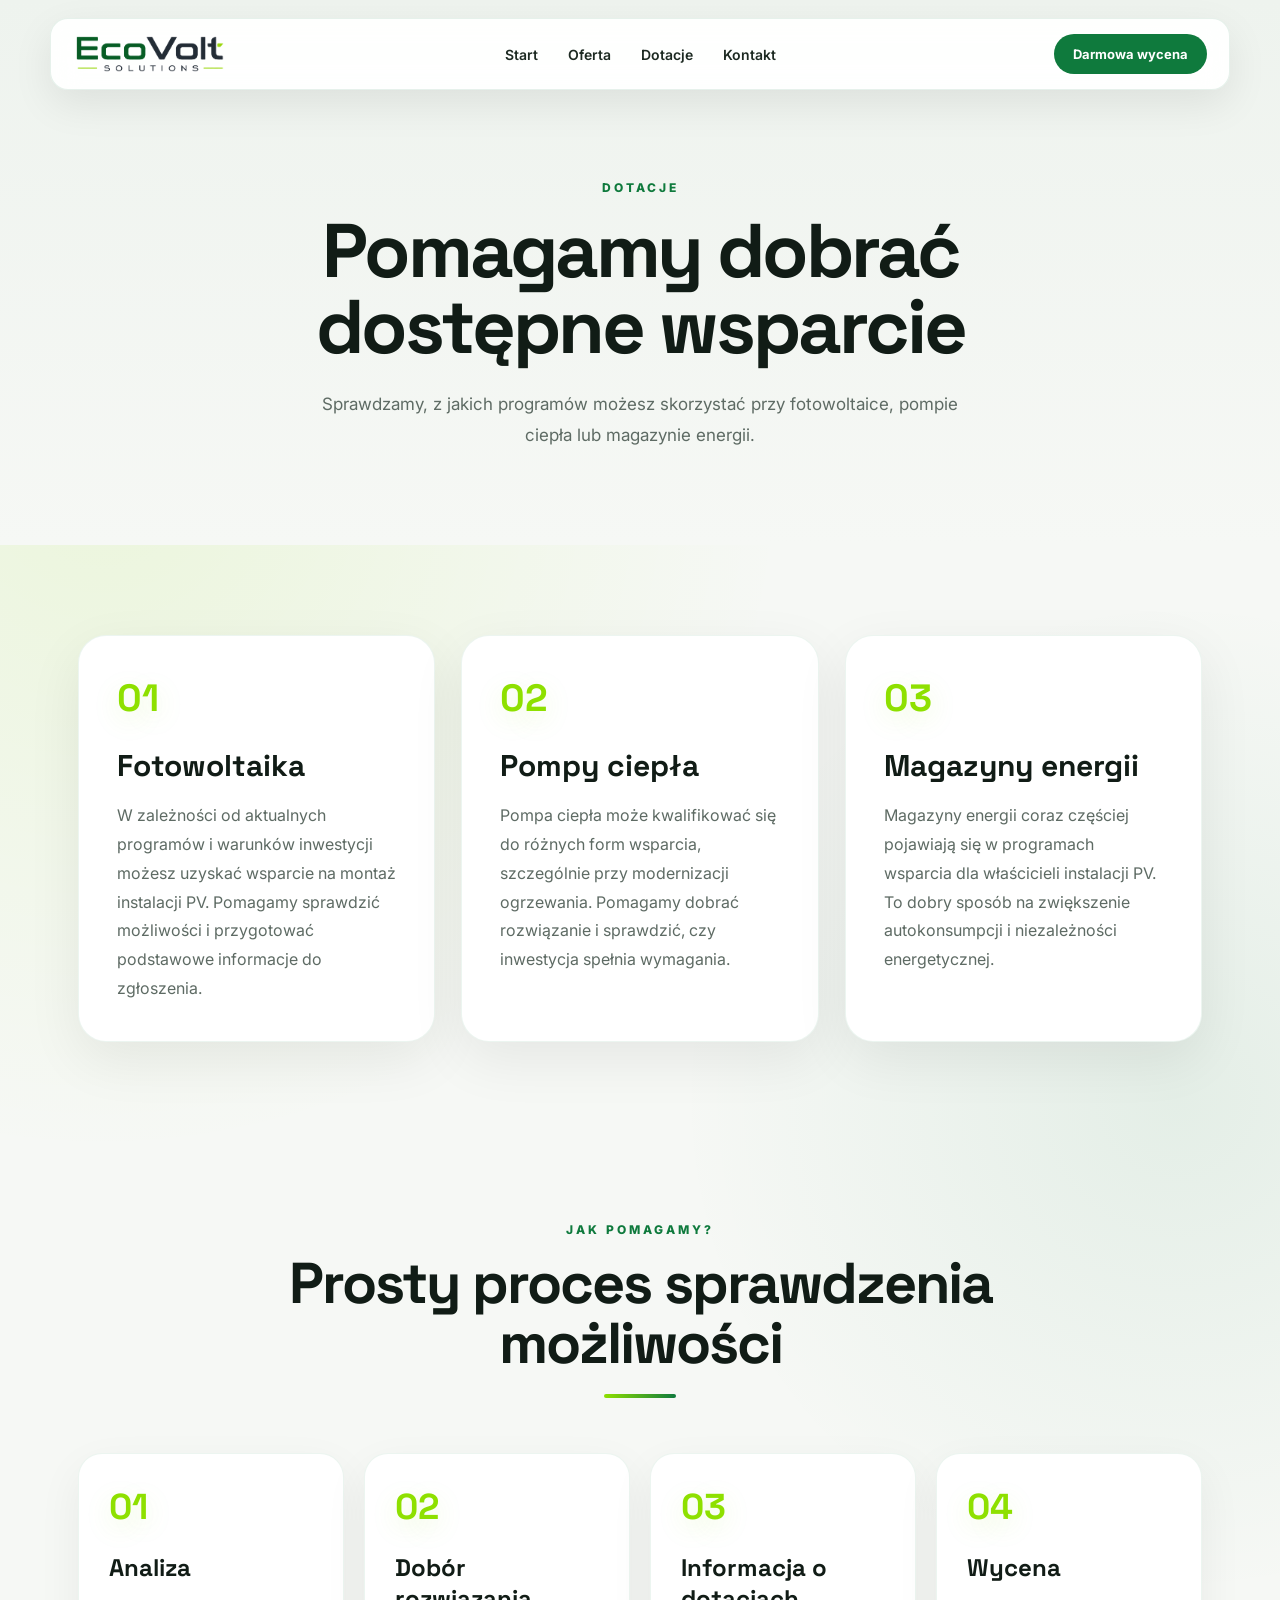
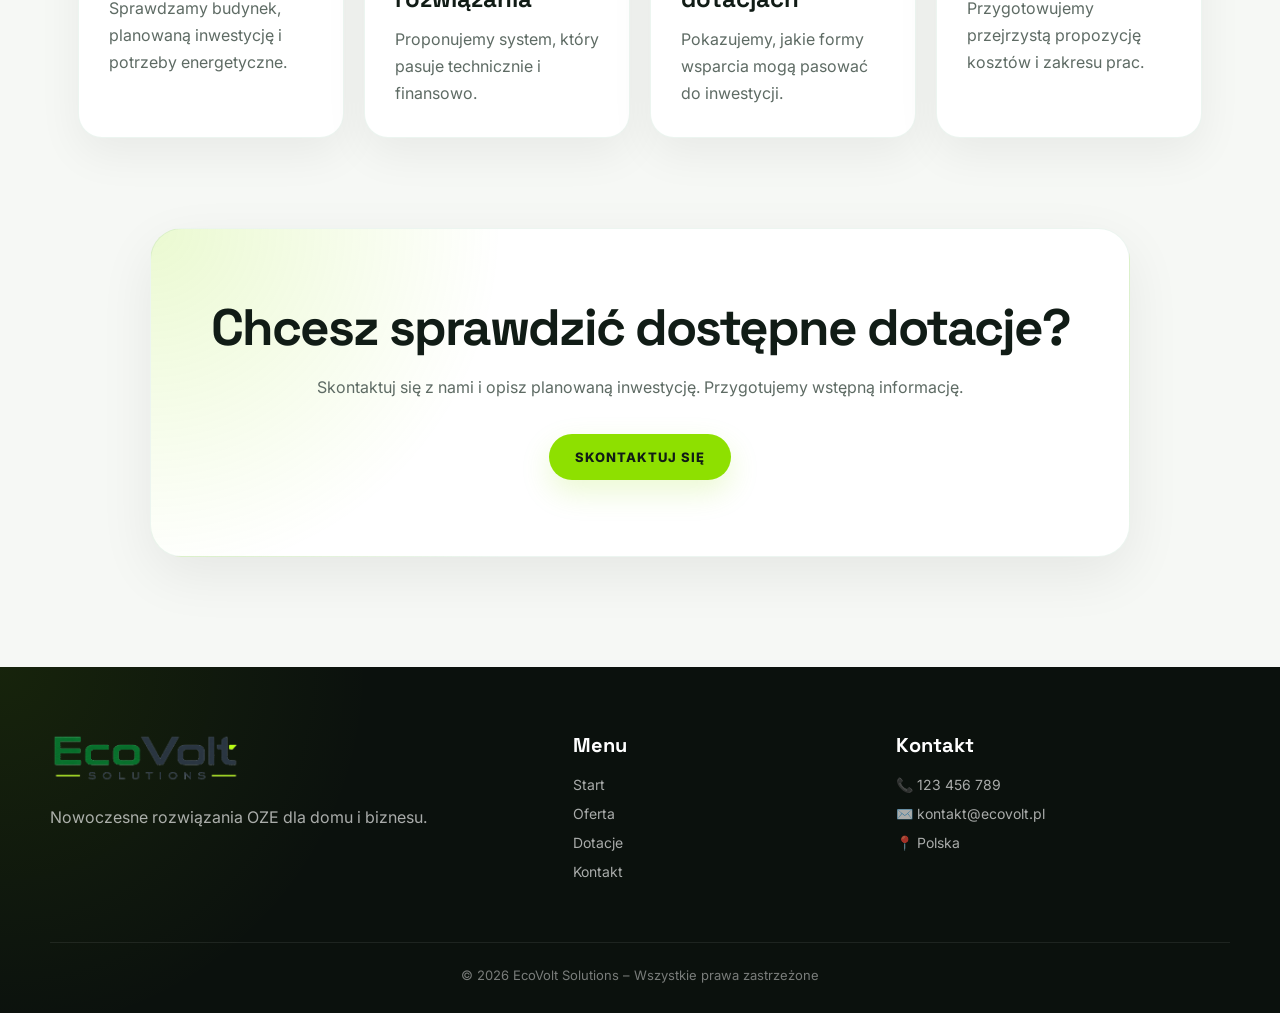
<file: dotacje.html>
<!DOCTYPE html>
<html lang="pl">
<head>
  <meta charset="UTF-8" />
  <meta name="viewport" content="width=device-width, initial-scale=1.0" />

  <title>Dotacje | EcoVolt Solutions</title>

  <link rel="preconnect" href="https://fonts.googleapis.com">
  <link rel="preconnect" href="https://fonts.gstatic.com" crossorigin>
  <link href="https://fonts.googleapis.com/css2?family=Inter:wght@300;400;500;600;700;800&family=Space+Grotesk:wght@400;500;600;700&display=swap" rel="stylesheet">

  <link rel="stylesheet" href="style.css" />
</head>

<body>

<header class="header">
  <div class="nav">
    <a href="index.html" class="logo">
      <img src="logo.png" alt="EcoVolt Solutions">
    </a>

    <nav class="menu">
      <a href="index.html">Start</a>
      <a href="oferta.html">Oferta</a>
      <a href="dotacje.html">Dotacje</a>
      <a href="kontakt.html">Kontakt</a>
    </nav>

    <a href="kontakt.html" class="nav-btn">Darmowa wycena</a>
  </div>
</header>

<section class="page-hero">
  <span>DOTACJE</span>
  <h1>Pomagamy dobrać dostępne wsparcie</h1>
  <p>
    Sprawdzamy, z jakich programów możesz skorzystać przy fotowoltaice,
    pompie ciepła lub magazynie energii.
  </p>
</section>

<section class="subpage-section">
  <div class="subpage-grid">

    <div class="info-card">
      <span>01</span>
      <h2>Fotowoltaika</h2>
      <p>
        W zależności od aktualnych programów i warunków inwestycji możesz uzyskać
        wsparcie na montaż instalacji PV. Pomagamy sprawdzić możliwości i przygotować
        podstawowe informacje do zgłoszenia.
      </p>
    </div>

    <div class="info-card">
      <span>02</span>
      <h2>Pompy ciepła</h2>
      <p>
        Pompa ciepła może kwalifikować się do różnych form wsparcia,
        szczególnie przy modernizacji ogrzewania. Pomagamy dobrać rozwiązanie
        i sprawdzić, czy inwestycja spełnia wymagania.
      </p>
    </div>

    <div class="info-card">
      <span>03</span>
      <h2>Magazyny energii</h2>
      <p>
        Magazyny energii coraz częściej pojawiają się w programach wsparcia
        dla właścicieli instalacji PV. To dobry sposób na zwiększenie autokonsumpcji
        i niezależności energetycznej.
      </p>
    </div>

  </div>
</section>

<section class="grant-process">
  <div class="section-title">
    <span>Jak pomagamy?</span>
    <h2>Prosty proces sprawdzenia możliwości</h2>
  </div>

  <div class="process-grid">
    <div class="process-card">
      <span>01</span>
      <h3>Analiza</h3>
      <p>Sprawdzamy budynek, planowaną inwestycję i potrzeby energetyczne.</p>
    </div>

    <div class="process-card">
      <span>02</span>
      <h3>Dobór rozwiązania</h3>
      <p>Proponujemy system, który pasuje technicznie i finansowo.</p>
    </div>

    <div class="process-card">
      <span>03</span>
      <h3>Informacja o dotacjach</h3>
      <p>Pokazujemy, jakie formy wsparcia mogą pasować do inwestycji.</p>
    </div>

    <div class="process-card">
      <span>04</span>
      <h3>Wycena</h3>
      <p>Przygotowujemy przejrzystą propozycję kosztów i zakresu prac.</p>
    </div>
  </div>
</section>

<section class="simple-cta">
  <h2>Chcesz sprawdzić dostępne dotacje?</h2>
  <p>
    Skontaktuj się z nami i opisz planowaną inwestycję. Przygotujemy wstępną informację.
  </p>
  <a href="kontakt.html" class="btn-primary">SKONTAKTUJ SIĘ</a>
</section>

<footer class="footer">
  <div class="footer-container">
    <div class="footer-brand">
      <img src="logo.png" alt="EcoVolt Solutions">
      <p>Nowoczesne rozwiązania OZE dla domu i biznesu.</p>
    </div>

    <div class="footer-col">
      <h4>Menu</h4>
      <a href="index.html">Start</a>
      <a href="oferta.html">Oferta</a>
      <a href="dotacje.html">Dotacje</a>
      <a href="kontakt.html">Kontakt</a>
    </div>

    <div class="footer-col">
      <h4>Kontakt</h4>
      <p>📞 123 456 789</p>
      <p>✉️ kontakt@ecovolt.pl</p>
      <p>📍 Polska</p>
    </div>
  </div>

  <div class="footer-bottom">
    © 2026 EcoVolt Solutions – Wszystkie prawa zastrzeżone
  </div>
</footer>

</body>
</html>
</file>
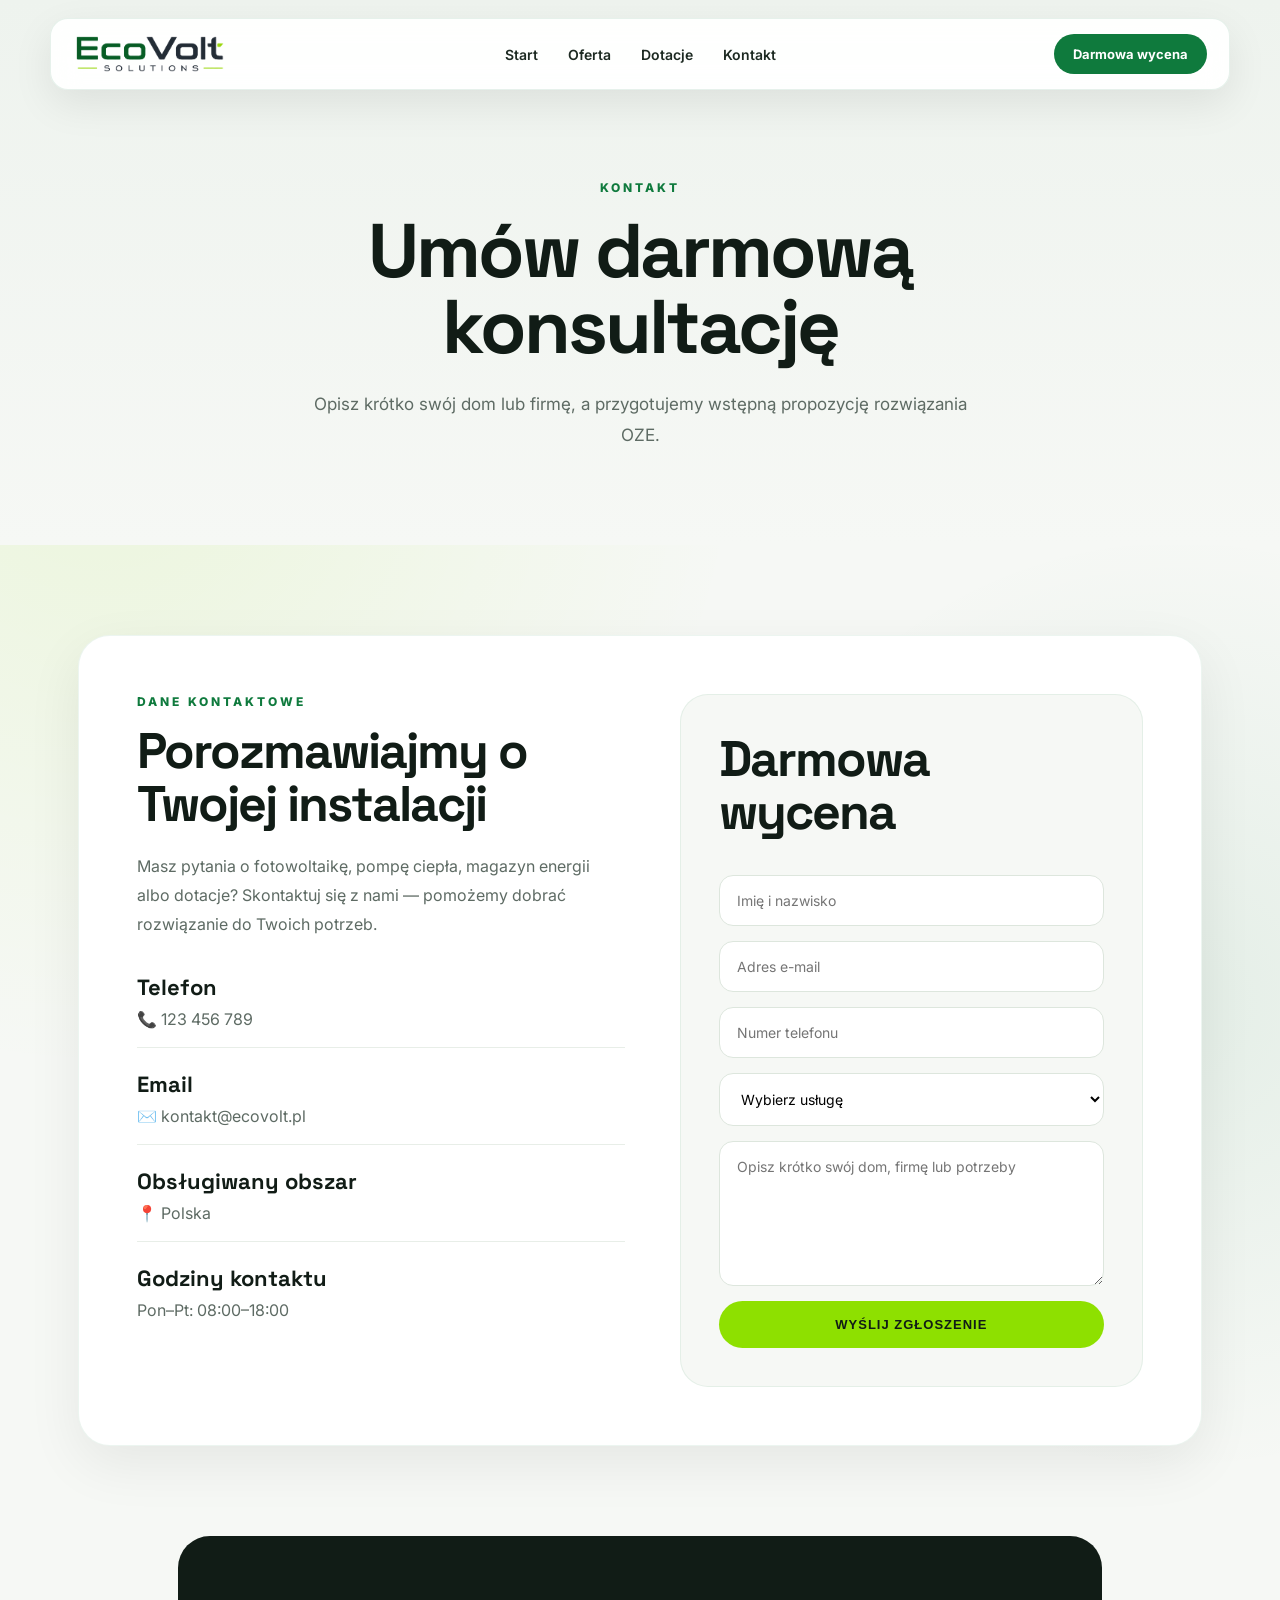
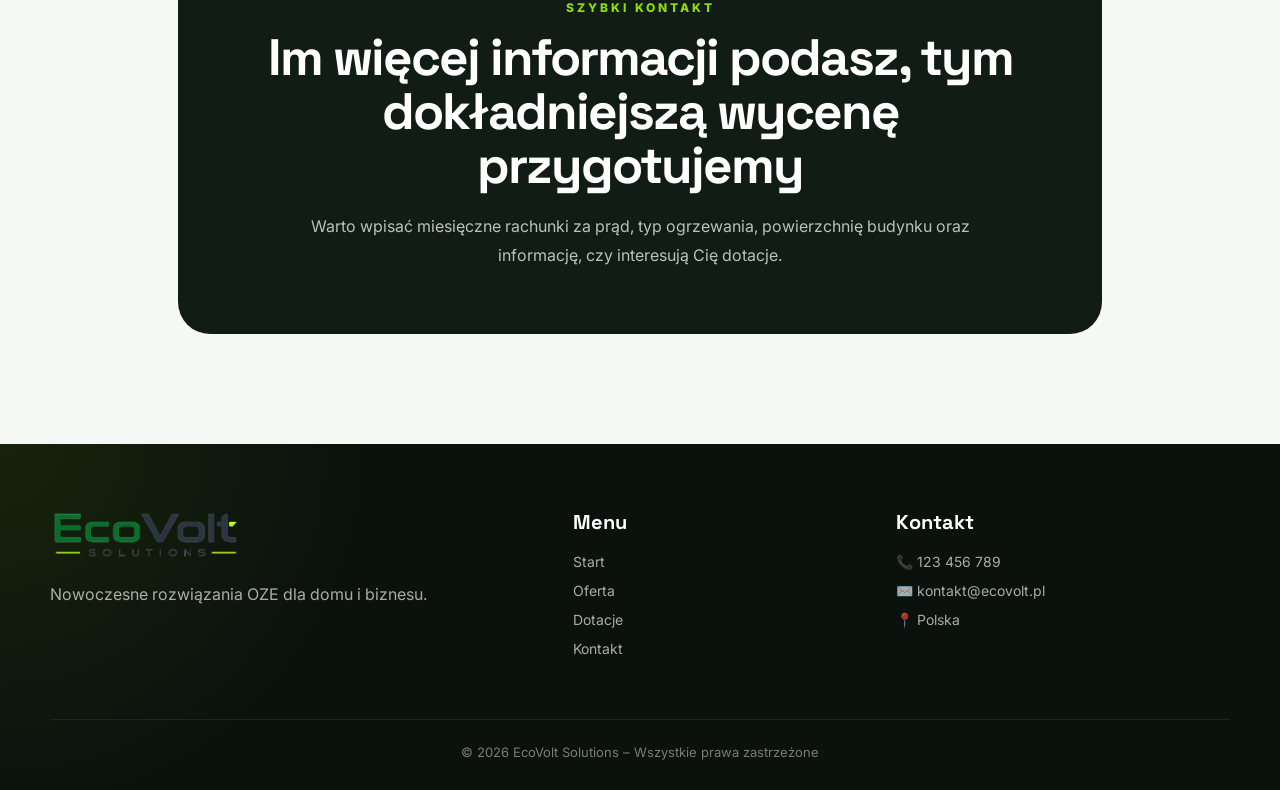
<file: kontakt.html>
<!DOCTYPE html>
<html lang="pl">
<head>
  <meta charset="UTF-8" />
  <meta name="viewport" content="width=device-width, initial-scale=1.0" />

  <title>Kontakt | EcoVolt Solutions</title>

  <link rel="preconnect" href="https://fonts.googleapis.com">
  <link rel="preconnect" href="https://fonts.gstatic.com" crossorigin>
  <link href="https://fonts.googleapis.com/css2?family=Inter:wght@300;400;500;600;700;800&family=Space+Grotesk:wght@400;500;600;700&display=swap" rel="stylesheet">

  <link rel="stylesheet" href="style.css" />
</head>

<body>

<header class="header">
  <div class="nav">
    <a href="index.html" class="logo">
      <img src="logo.png" alt="EcoVolt Solutions">
    </a>

    <nav class="menu">
      <a href="index.html">Start</a>
      <a href="oferta.html">Oferta</a>
      <a href="dotacje.html">Dotacje</a>
      <a href="kontakt.html">Kontakt</a>
    </nav>

    <a href="kontakt.html" class="nav-btn">Darmowa wycena</a>
  </div>
</header>

<section class="page-hero">
  <span>KONTAKT</span>
  <h1>Umów darmową konsultację</h1>
  <p>
    Opisz krótko swój dom lub firmę, a przygotujemy wstępną propozycję rozwiązania OZE.
  </p>
</section>

<section class="contact-page-section">

  <div class="contact-page-card">
    <div class="contact-info">
      <span>DANE KONTAKTOWE</span>
      <h2>Porozmawiajmy o Twojej instalacji</h2>

      <p>
        Masz pytania o fotowoltaikę, pompę ciepła, magazyn energii albo dotacje?
        Skontaktuj się z nami — pomożemy dobrać rozwiązanie do Twoich potrzeb.
      </p>

      <div class="contact-list">
        <div>
          <h3>Telefon</h3>
          <p>📞 123 456 789</p>
        </div>

        <div>
          <h3>Email</h3>
          <p>✉️ kontakt@ecovolt.pl</p>
        </div>

        <div>
          <h3>Obsługiwany obszar</h3>
          <p>📍 Polska</p>
        </div>

        <div>
          <h3>Godziny kontaktu</h3>
          <p>Pon–Pt: 08:00–18:00</p>
        </div>
      </div>
    </div>

    <form class="contact-form">
      <h2>Darmowa wycena</h2>

      <input type="text" placeholder="Imię i nazwisko">
      <input type="email" placeholder="Adres e-mail">
      <input type="tel" placeholder="Numer telefonu">

      <select>
        <option>Wybierz usługę</option>
        <option>Fotowoltaika</option>
        <option>Pompa ciepła</option>
        <option>Magazyn energii</option>
        <option>Nie wiem — potrzebuję doradztwa</option>
      </select>

      <textarea placeholder="Opisz krótko swój dom, firmę lub potrzeby"></textarea>

      <button type="submit">WYŚLIJ ZGŁOSZENIE</button>
    </form>
  </div>

</section>

<section class="contact-banner">
  <div>
    <span>SZYBKI KONTAKT</span>
    <h2>Im więcej informacji podasz, tym dokładniejszą wycenę przygotujemy</h2>
    <p>
      Warto wpisać miesięczne rachunki za prąd, typ ogrzewania, powierzchnię budynku
      oraz informację, czy interesują Cię dotacje.
    </p>
  </div>
</section>

<footer class="footer">
  <div class="footer-container">
    <div class="footer-brand">
      <img src="logo.png" alt="EcoVolt Solutions">
      <p>Nowoczesne rozwiązania OZE dla domu i biznesu.</p>
    </div>

    <div class="footer-col">
      <h4>Menu</h4>
      <a href="index.html">Start</a>
      <a href="oferta.html">Oferta</a>
      <a href="dotacje.html">Dotacje</a>
      <a href="kontakt.html">Kontakt</a>
    </div>

    <div class="footer-col">
      <h4>Kontakt</h4>
      <p>📞 123 456 789</p>
      <p>✉️ kontakt@ecovolt.pl</p>
      <p>📍 Polska</p>
    </div>
  </div>

  <div class="footer-bottom">
    © 2026 EcoVolt Solutions – Wszystkie prawa zastrzeżone
  </div>
</footer>

</body>
</html>
</file>
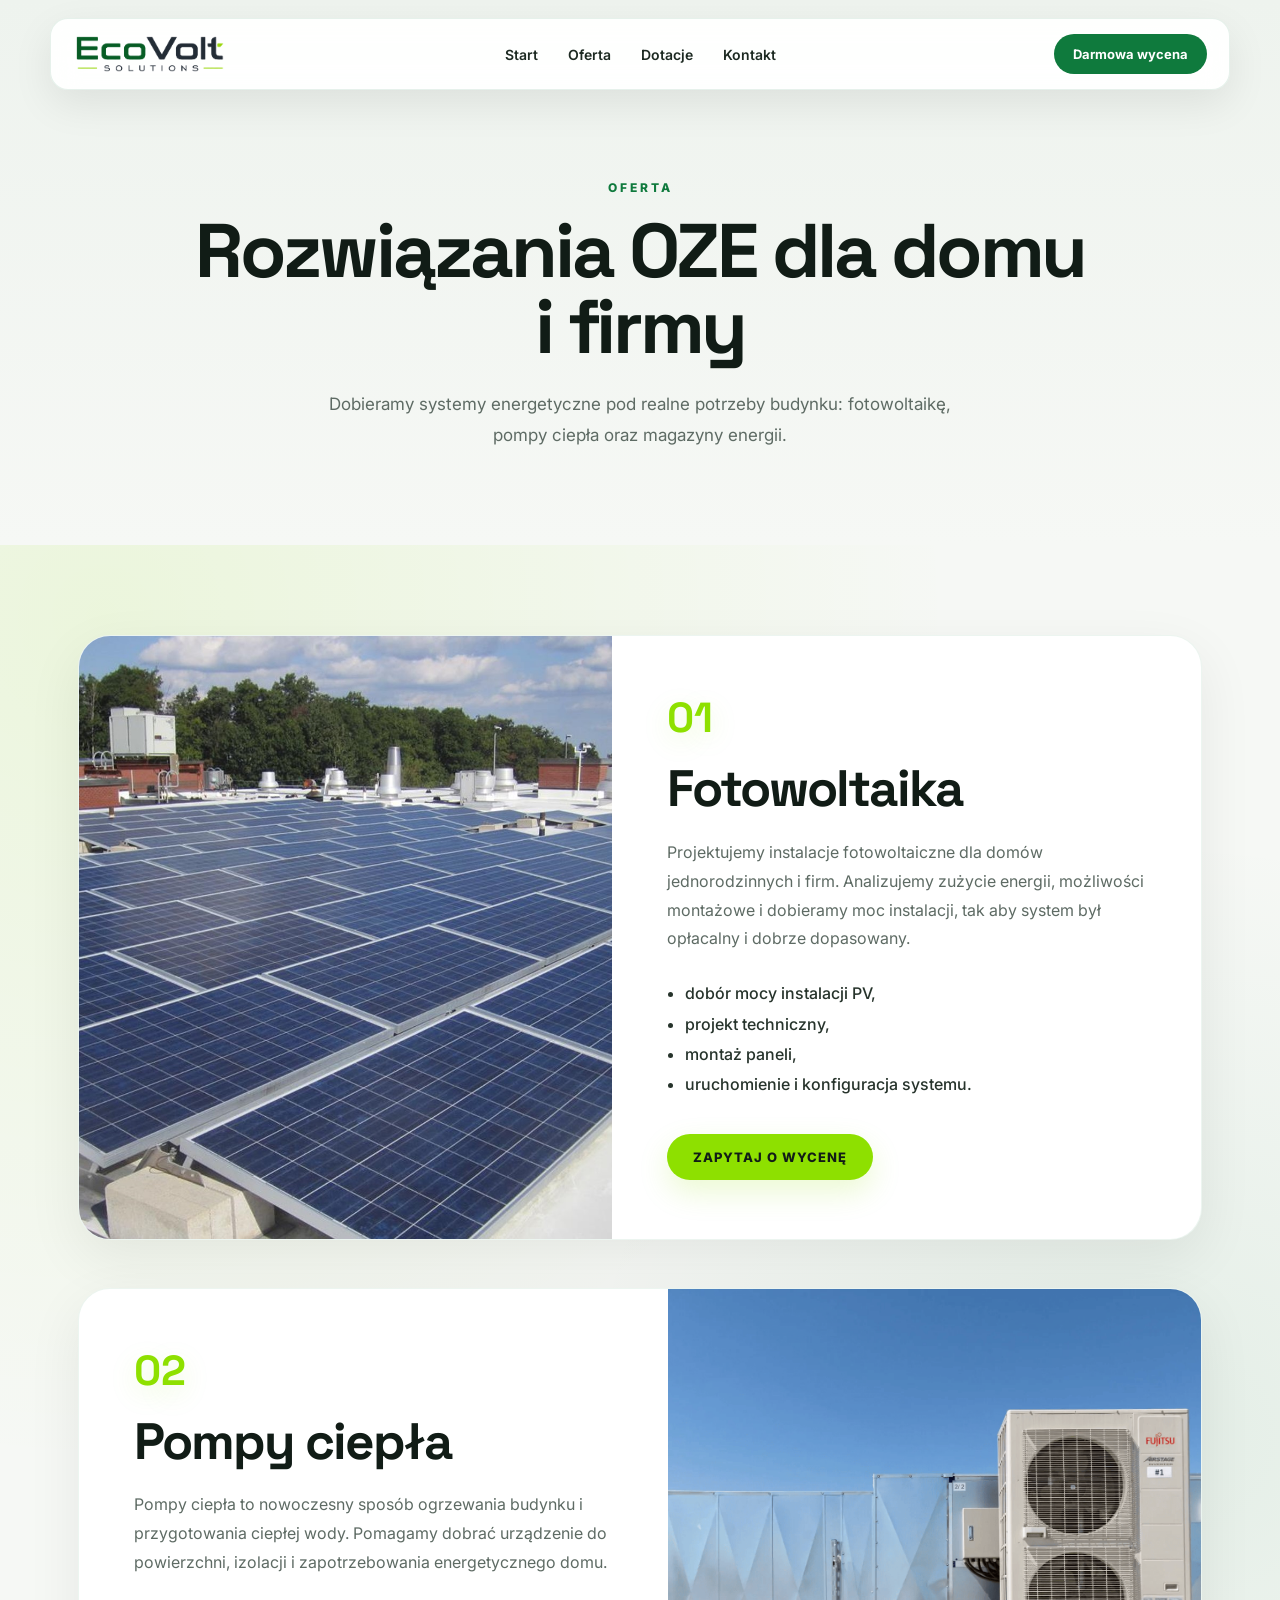
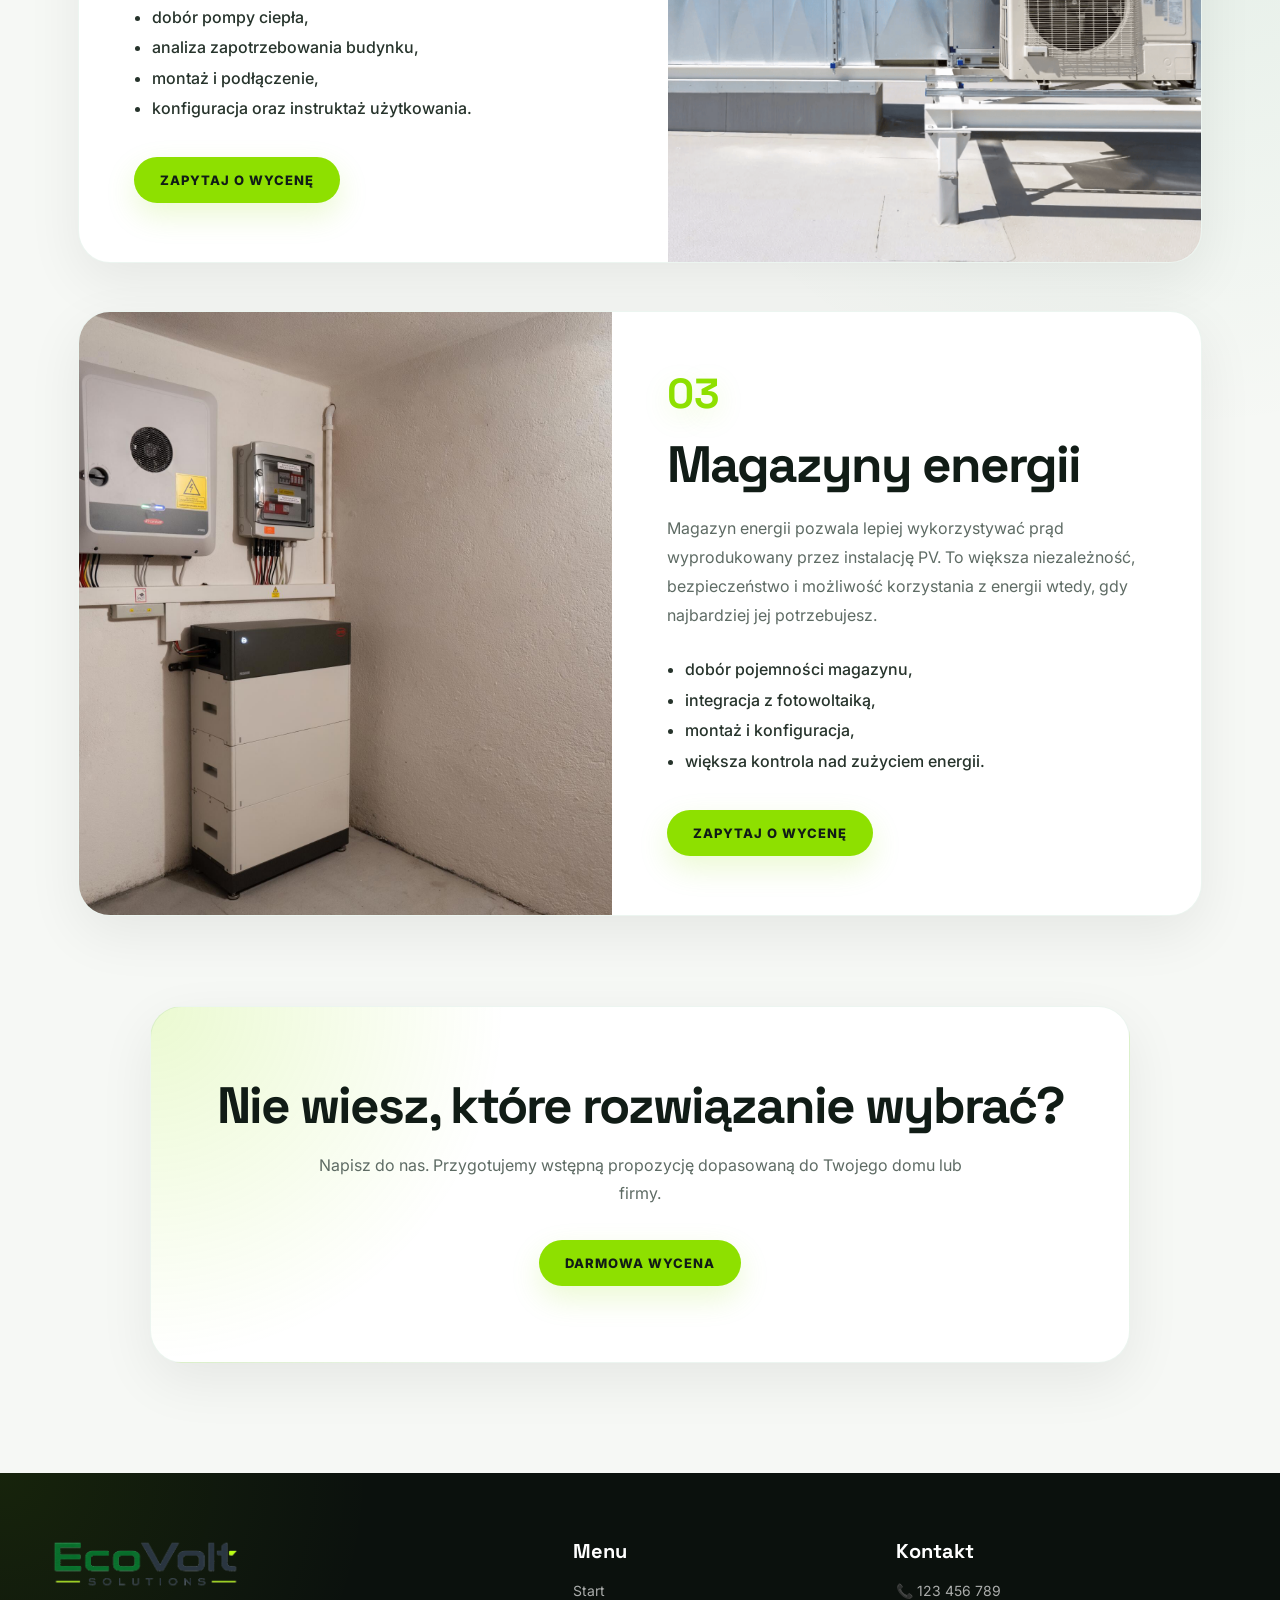
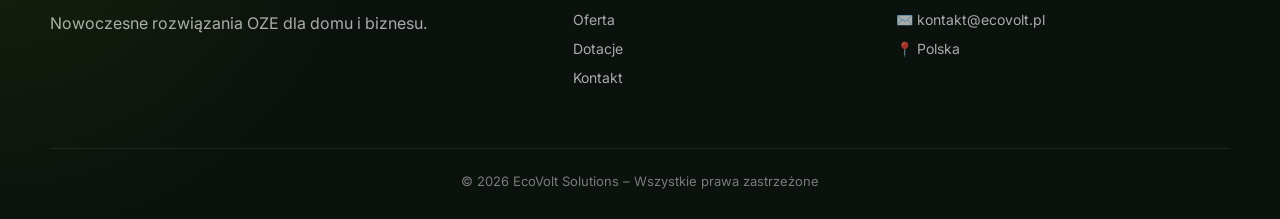
<file: oferta.html>
<!DOCTYPE html>
<html lang="pl">
<head>
  <meta charset="UTF-8" />
  <meta name="viewport" content="width=device-width, initial-scale=1.0" />

  <title>Oferta | EcoVolt Solutions</title>

  <link rel="preconnect" href="https://fonts.googleapis.com">
  <link rel="preconnect" href="https://fonts.gstatic.com" crossorigin>
  <link href="https://fonts.googleapis.com/css2?family=Inter:wght@300;400;500;600;700;800&family=Space+Grotesk:wght@400;500;600;700&display=swap" rel="stylesheet">

  <link rel="stylesheet" href="style.css" />
</head>

<body>

<header class="header">
  <div class="nav">
    <a href="index.html" class="logo">
      <img src="logo.png" alt="EcoVolt Solutions">
    </a>

    <nav class="menu">
      <a href="index.html">Start</a>
      <a href="oferta.html">Oferta</a>
      <a href="dotacje.html">Dotacje</a>
      <a href="kontakt.html">Kontakt</a>
    </nav>

    <a href="kontakt.html" class="nav-btn">Darmowa wycena</a>
  </div>
</header>

<section class="page-hero">
  <span>OFERTA</span>
  <h1>Rozwiązania OZE dla domu i firmy</h1>
  <p>
    Dobieramy systemy energetyczne pod realne potrzeby budynku: fotowoltaikę,
    pompy ciepła oraz magazyny energii.
  </p>
</section>

<section class="offer-page-section">

  <div class="offer-page-card">
    <div class="offer-page-image">
      <img src="solar.jpg" alt="Fotowoltaika">
    </div>

    <div class="offer-page-content">
      <span>01</span>
      <h2>Fotowoltaika</h2>
      <p>
        Projektujemy instalacje fotowoltaiczne dla domów jednorodzinnych i firm.
        Analizujemy zużycie energii, możliwości montażowe i dobieramy moc instalacji,
        tak aby system był opłacalny i dobrze dopasowany.
      </p>

      <ul>
        <li>dobór mocy instalacji PV,</li>
        <li>projekt techniczny,</li>
        <li>montaż paneli,</li>
        <li>uruchomienie i konfiguracja systemu.</li>
      </ul>

      <a href="kontakt.html" class="btn-primary">ZAPYTAJ O WYCENĘ</a>
    </div>
  </div>

  <div class="offer-page-card reverse">
    <div class="offer-page-image">
      <img src="pompaciepla.png" alt="Pompy ciepła">
    </div>

    <div class="offer-page-content">
      <span>02</span>
      <h2>Pompy ciepła</h2>
      <p>
        Pompy ciepła to nowoczesny sposób ogrzewania budynku i przygotowania ciepłej wody.
        Pomagamy dobrać urządzenie do powierzchni, izolacji i zapotrzebowania energetycznego domu.
      </p>

      <ul>
        <li>dobór pompy ciepła,</li>
        <li>analiza zapotrzebowania budynku,</li>
        <li>montaż i podłączenie,</li>
        <li>konfiguracja oraz instruktaż użytkowania.</li>
      </ul>

      <a href="kontakt.html" class="btn-primary">ZAPYTAJ O WYCENĘ</a>
    </div>
  </div>

  <div class="offer-page-card">
    <div class="offer-page-image">
      <img src="bateria.jpeg" alt="Magazyny energii">
    </div>

    <div class="offer-page-content">
      <span>03</span>
      <h2>Magazyny energii</h2>
      <p>
        Magazyn energii pozwala lepiej wykorzystywać prąd wyprodukowany przez instalację PV.
        To większa niezależność, bezpieczeństwo i możliwość korzystania z energii wtedy,
        gdy najbardziej jej potrzebujesz.
      </p>

      <ul>
        <li>dobór pojemności magazynu,</li>
        <li>integracja z fotowoltaiką,</li>
        <li>montaż i konfiguracja,</li>
        <li>większa kontrola nad zużyciem energii.</li>
      </ul>

      <a href="kontakt.html" class="btn-primary">ZAPYTAJ O WYCENĘ</a>
    </div>
  </div>

</section>

<section class="simple-cta">
  <h2>Nie wiesz, które rozwiązanie wybrać?</h2>
  <p>
    Napisz do nas. Przygotujemy wstępną propozycję dopasowaną do Twojego domu lub firmy.
  </p>
  <a href="kontakt.html" class="btn-primary">DARMOWA WYCENA</a>
</section>

<footer class="footer">
  <div class="footer-container">
    <div class="footer-brand">
      <img src="logo.png" alt="EcoVolt Solutions">
      <p>Nowoczesne rozwiązania OZE dla domu i biznesu.</p>
    </div>

    <div class="footer-col">
      <h4>Menu</h4>
      <a href="index.html">Start</a>
      <a href="oferta.html">Oferta</a>
      <a href="dotacje.html">Dotacje</a>
      <a href="kontakt.html">Kontakt</a>
    </div>

    <div class="footer-col">
      <h4>Kontakt</h4>
      <p>📞 123 456 789</p>
      <p>✉️ kontakt@ecovolt.pl</p>
      <p>📍 Polska</p>
    </div>
  </div>

  <div class="footer-bottom">
    © 2026 EcoVolt Solutions – Wszystkie prawa zastrzeżone
  </div>
</footer>

</body>
</html>
</file>
<file: style.css>
/* ===== RESET ===== */
* {
  margin: 0;
  padding: 0;
  box-sizing: border-box;
}

html {
  scroll-behavior: smooth;
}

body {
  font-family: 'Inter', sans-serif;
  background: #f6f8f5;
  color: #111c16;
}

a {
  color: inherit;
  text-decoration: none;
}

img {
  max-width: 100%;
  display: block;
}

/* ===== HEADER ===== */
.header {
  position: fixed;
  top: 0;
  left: 0;
  width: 100%;
  z-index: 999;
  padding: 18px 28px;
}

.nav {
  max-width: 1180px;
  margin: 0 auto;
  padding: 14px 22px;
  border-radius: 18px;
  background: rgba(255, 255, 255, 0.94);
  backdrop-filter: blur(14px);
  box-shadow: 0 14px 40px rgba(0,0,0,0.08);

  display: flex;
  align-items: center;
  justify-content: space-between;
}

.logo img {
  height: 42px;
}

.menu {
  display: flex;
  gap: 30px;
  align-items: center;
}

.menu a {
  font-size: 14px;
  font-weight: 600;
  color: #1d2a22;
  transition: 0.25s;
}

.menu a:hover {
  color: #0f7a3d;
}

.nav-btn {
  padding: 12px 19px;
  background: #0f7a3d;
  color: #fff;
  border-radius: 999px;
  font-size: 13px;
  font-weight: 700;
  transition: 0.25s;
}

.nav-btn:hover {
  background: #111c16;
}

/* ===== BUTTONS ===== */
.btn-primary,
.btn-outline,
.btn-outline-dark {
  display: inline-block;
  padding: 15px 26px;
  border-radius: 999px;
  font-size: 13px;
  font-weight: 800;
  letter-spacing: 1px;
  transition: 0.25s;
}

.btn-primary {
  background: #8ee000;
  color: #111c16;
}

.btn-primary:hover {
  background: #fff;
  transform: translateY(-2px);
}

.btn-outline {
  border: 1px solid rgba(255,255,255,0.45);
  color: #fff;
}

.btn-outline:hover {
  background: #fff;
  color: #111c16;
}

.btn-outline-dark {
  border: 1px solid #0f7a3d;
  color: #0f7a3d;
}

.btn-outline-dark:hover {
  background: #0f7a3d;
  color: #fff;
}

/* ===== HERO ===== */
.hero {
  position: relative;
  min-height: 88vh;
  padding: 170px 28px 110px;
  display: flex;
  align-items: center;
  color: #fff;
  overflow: hidden;
}

.hero-video {
  position: absolute;
  inset: 0;
  width: 100%;
  height: 100%;
  object-fit: cover;
  z-index: -3;
}

.hero-overlay {
  position: absolute;
  inset: 0;
  background: linear-gradient(90deg, rgba(0,0,0,0.78), rgba(0,0,0,0.48), rgba(0,0,0,0.2));
  z-index: -2;
}

.hero-content {
  max-width: 760px;
  width: 100%;
  margin: 0 auto;
  transform: translateX(-210px);
}

.eyebrow {
  display: inline-block;
  margin-bottom: 22px;
  color: #b8ff3b;
  font-size: 13px;
  font-weight: 700;
  letter-spacing: 2px;
  text-transform: uppercase;
}

.hero h1 {
  font-family: 'Space Grotesk', sans-serif;
  font-size: clamp(48px, 6vw, 82px);
  line-height: 1;
  letter-spacing: -3px;
  margin-bottom: 26px;
}

.hero p {
  max-width: 640px;
  font-size: 18px;
  line-height: 1.75;
  color: rgba(255,255,255,0.82);
  margin-bottom: 36px;
}

.hero-buttons {
  display: flex;
  gap: 16px;
  flex-wrap: wrap;
}

/* ===== STATS ===== */
.stats {
  max-width: 1050px;
  margin: -55px auto 90px;
  position: relative;
  z-index: 5;
  padding: 0 24px;

  display: grid;
  grid-template-columns: repeat(3, 1fr);
  gap: 18px;
}

.stats div {
  background: #fff;
  padding: 30px;
  border-radius: 22px;
  box-shadow: 0 20px 55px rgba(0,0,0,0.08);
  text-align: center;
}

.stats strong {
  display: block;
  font-family: 'Space Grotesk', sans-serif;
  font-size: 34px;
  color: #0f7a3d;
  margin-bottom: 6px;
}

.stats span {
  color: #64706a;
  font-size: 14px;
}

/* ===== SECTIONS ===== */
.section {
  max-width: 1180px;
  margin: 0 auto;
  padding: 90px 28px;
}

.section-title {
  max-width: 720px;
  margin: 0 auto 55px;
  text-align: center;
}

.section-title span,
.split-text span,
.about-text span,
.cta span {
  display: block;
  color: #0f7a3d;
  font-size: 12px;
  font-weight: 800;
  letter-spacing: 3px;
  text-transform: uppercase;
  margin-bottom: 16px;
}

.section-title h2,
.split-text h2,
.about-text h2,
.cta h2 {
  font-family: 'Space Grotesk', sans-serif;
  font-size: clamp(36px, 4.5vw, 58px);
  line-height: 1.05;
  letter-spacing: -2px;
  margin-bottom: 20px;
}

.section-title p,
.split-text p,
.about-text p,
.cta p {
  color: #5e6b64;
  line-height: 1.8;
  font-size: 16px;
}

/* ===== SERVICES ===== */
.services {
  padding-top: 40px;
}

.service-grid {
  display: grid;
  grid-template-columns: repeat(3, 1fr);
  gap: 26px;
}

.service-card {
  background: #fff;
  border-radius: 26px;
  overflow: hidden;
  box-shadow: 0 18px 55px rgba(0,0,0,0.07);
  transition: 0.25s;
}

.service-card:hover {
  transform: translateY(-6px);
}

.service-card img {
  width: 100%;
  height: 235px;
  object-fit: cover;
}

.service-card div {
  padding: 28px;
}

.service-card h3 {
  font-family: 'Space Grotesk', sans-serif;
  font-size: 28px;
  margin-bottom: 12px;
}

.service-card p {
  color: #5e6b64;
  line-height: 1.7;
}

/* ===== SPLIT ===== */
.split {
  display: grid;
  grid-template-columns: 1fr 1fr;
  gap: 55px;
  align-items: center;
}

.split-text {
  background: #fff;
  padding: 55px;
  border-radius: 30px;
  box-shadow: 0 18px 55px rgba(0,0,0,0.07);
}

.check-list {
  margin: 30px 0 34px;
  display: grid;
  gap: 12px;
}

.check-list p {
  color: #26332b;
  font-weight: 600;
}

.split-image {
  border-radius: 30px;
  overflow: hidden;
  box-shadow: 0 18px 55px rgba(0,0,0,0.08);
}

.split-image img {
  width: 100%;
  height: 560px;
  object-fit: cover;
}

/* ===== PROCESS ===== */
.process-grid {
  display: grid;
  grid-template-columns: repeat(4, 1fr);
  gap: 20px;
}

.process-card {
  background: #fff;
  padding: 30px;
  border-radius: 24px;
  box-shadow: 0 16px 45px rgba(0,0,0,0.06);
}

.process-card span {
  display: block;
  color: #8ee000;
  font-family: 'Space Grotesk', sans-serif;
  font-size: 36px;
  font-weight: 700;
  margin-bottom: 22px;
}

.process-card h3 {
  font-family: 'Space Grotesk', sans-serif;
  font-size: 24px;
  margin-bottom: 12px;
}

.process-card p {
  color: #5e6b64;
  line-height: 1.7;
}

/* ===== ABOUT ===== */
.about {
  display: grid;
  grid-template-columns: 0.9fr 1.1fr;
  gap: 55px;
  align-items: center;
}

.about-image {
  border-radius: 30px;
  overflow: hidden;
  box-shadow: 0 18px 55px rgba(0,0,0,0.08);
}

.about-image img {
  width: 100%;
  height: 500px;
  object-fit: cover;
}

.about-text {
  background: #fff;
  padding: 55px;
  border-radius: 30px;
  box-shadow: 0 18px 55px rgba(0,0,0,0.07);
}

.about-text p {
  margin-bottom: 32px;
}

/* ===== CTA ===== */
.cta {
  max-width: 980px;
  margin: 40px auto 110px;
  padding: 75px 32px;
  text-align: center;
  background: #fff;
  border-radius: 34px;
  box-shadow: 0 20px 65px rgba(0,0,0,0.08);
}

.cta img {
  width: 80px;
  margin: 0 auto 24px;
}

.cta p {
  max-width: 640px;
  margin: 0 auto 34px;
}

/* ===== FOOTER ===== */
.footer {
  background: #0b110d;
  color: #fff;
  padding: 65px 28px 30px;
}

.footer-container {
  max-width: 1180px;
  margin: 0 auto;

  display: grid;
  grid-template-columns: 1.4fr 0.8fr 1fr;
  gap: 55px;
}

.footer-brand img {
  height: 52px;
  margin-bottom: 20px;
  filter: brightness(1.2);
}

.footer-brand p {
  color: rgba(255,255,255,0.65);
  line-height: 1.7;
}

.footer-col h4 {
  font-family: 'Space Grotesk', sans-serif;
  font-size: 20px;
  margin-bottom: 18px;
}

.footer-col a,
.footer-col p {
  display: block;
  color: rgba(255,255,255,0.65);
  margin-bottom: 12px;
  font-size: 14px;
}

.footer-col a:hover {
  color: #8ee000;
}

.footer-bottom {
  max-width: 1180px;
  margin: 50px auto 0;
  padding-top: 24px;
  border-top: 1px solid rgba(255,255,255,0.08);
  text-align: center;
  color: rgba(255,255,255,0.45);
  font-size: 13px;
}

/* ===== RESPONSIVE ===== */
@media (max-width: 1050px) {
  .hero-content {
    transform: none;
    margin: 0;
  }

  .nav-btn {
    display: none;
  }

  .service-grid,
  .stats,
  .process-grid {
    grid-template-columns: 1fr 1fr;
  }

  .split,
  .about {
    grid-template-columns: 1fr;
  }

  .footer-container {
    grid-template-columns: 1fr;
  }
}

@media (max-width: 760px) {
  .header {
    padding: 12px;
  }

  .nav {
    flex-direction: column;
    gap: 16px;
  }

  .menu {
    flex-wrap: wrap;
    justify-content: center;
    gap: 16px;
  }

  .logo img {
    height: 38px;
  }

  .hero {
    min-height: 90vh;
    padding: 165px 22px 80px;
  }

  .hero h1 {
    letter-spacing: -2px;
  }

  .hero p {
    font-size: 16px;
  }

  .hero-buttons a {
    width: 100%;
    text-align: center;
  }

  .stats {
    grid-template-columns: 1fr;
    margin-top: -35px;
  }

  .section {
    padding: 70px 22px;
  }

  .service-grid,
  .process-grid {
    grid-template-columns: 1fr;
  }

  .split-text,
  .about-text {
    padding: 36px 26px;
  }

  .split-image img,
  .about-image img {
    height: 360px;
  }

  .cta {
    margin: 20px 22px 80px;
    padding: 58px 24px;
  }

  .footer {
    padding: 55px 22px 28px;
  }
  /* ===== SUBPAGES ===== */

.page-hero {
  padding: 180px 28px 95px;
  text-align: center;
  background: linear-gradient(180deg, #eef3ee 0%, #f6f8f5 100%);
}

.page-hero span {
  display: block;
  color: #0f7a3d;
  font-size: 12px;
  font-weight: 800;
  letter-spacing: 3px;
  text-transform: uppercase;
  margin-bottom: 18px;
}

.page-hero h1 {
  max-width: 900px;
  margin: 0 auto 24px;
  font-family: 'Space Grotesk', sans-serif;
  font-size: clamp(44px, 6vw, 76px);
  line-height: 1;
  letter-spacing: -3px;
  color: #111c16;
}

.page-hero p {
  max-width: 680px;
  margin: 0 auto;
  color: #5e6b64;
  line-height: 1.8;
  font-size: 17px;
}

/* ===== OFERTA PAGE ===== */

.offer-page-section {
  max-width: 1180px;
  margin: 0 auto;
  padding: 90px 28px;
  display: grid;
  gap: 48px;
}

.offer-page-card {
  background: #fff;
  border-radius: 32px;
  box-shadow: 0 18px 55px rgba(0,0,0,0.07);
  overflow: hidden;

  display: grid;
  grid-template-columns: 0.95fr 1.05fr;
  align-items: center;
}

.offer-page-card.reverse {
  grid-template-columns: 1.05fr 0.95fr;
}

.offer-page-card.reverse .offer-page-image {
  order: 2;
}

.offer-page-card.reverse .offer-page-content {
  order: 1;
}

.offer-page-image img {
  width: 100%;
  height: 520px;
  object-fit: cover;
}

.offer-page-content {
  padding: 55px;
}

.offer-page-content span {
  display: block;
  color: #8ee000;
  font-family: 'Space Grotesk', sans-serif;
  font-size: 42px;
  font-weight: 800;
  margin-bottom: 18px;
}

.offer-page-content h2 {
  font-family: 'Space Grotesk', sans-serif;
  font-size: clamp(34px, 4vw, 52px);
  line-height: 1.05;
  letter-spacing: -2px;
  margin-bottom: 22px;
}

.offer-page-content p {
  color: #5e6b64;
  line-height: 1.8;
  margin-bottom: 25px;
}

.offer-page-content ul {
  margin: 0 0 34px 18px;
  color: #26332b;
  line-height: 1.9;
  font-weight: 500;
}

/* ===== DOTACJE PAGE ===== */

.subpage-section,
.grant-process {
  max-width: 1180px;
  margin: 0 auto;
  padding: 90px 28px;
}

.subpage-grid {
  display: grid;
  grid-template-columns: repeat(3, 1fr);
  gap: 26px;
}

.info-card {
  background: #fff;
  padding: 38px;
  border-radius: 28px;
  box-shadow: 0 18px 55px rgba(0,0,0,0.07);
}

.info-card span {
  display: block;
  color: #8ee000;
  font-family: 'Space Grotesk', sans-serif;
  font-size: 38px;
  font-weight: 800;
  margin-bottom: 24px;
}

.info-card h2 {
  font-family: 'Space Grotesk', sans-serif;
  font-size: 30px;
  margin-bottom: 16px;
}

.info-card p {
  color: #5e6b64;
  line-height: 1.8;
}

/* ===== KONTAKT PAGE ===== */

.contact-page-section {
  max-width: 1180px;
  margin: 0 auto;
  padding: 90px 28px;
}

.contact-page-card {
  background: #fff;
  border-radius: 32px;
  box-shadow: 0 18px 55px rgba(0,0,0,0.07);
  padding: 58px;

  display: grid;
  grid-template-columns: 1fr 0.95fr;
  gap: 55px;
  align-items: start;
}

.contact-info > span {
  display: block;
  color: #0f7a3d;
  font-size: 12px;
  font-weight: 800;
  letter-spacing: 3px;
  text-transform: uppercase;
  margin-bottom: 16px;
}

.contact-info h2,
.contact-form h2 {
  font-family: 'Space Grotesk', sans-serif;
  font-size: clamp(34px, 4vw, 50px);
  line-height: 1.05;
  letter-spacing: -2px;
  margin-bottom: 22px;
}

.contact-info > p {
  color: #5e6b64;
  line-height: 1.8;
  margin-bottom: 34px;
}

.contact-list {
  display: grid;
  gap: 22px;
}

.contact-list div {
  padding-bottom: 18px;
  border-bottom: 1px solid #e8eee8;
}

.contact-list div:last-child {
  border-bottom: none;
}

.contact-list h3 {
  font-family: 'Space Grotesk', sans-serif;
  font-size: 22px;
  margin-bottom: 8px;
}

.contact-list p {
  color: #5e6b64;
}

.contact-form {
  background: #f6f8f5;
  padding: 38px;
  border-radius: 28px;

  display: flex;
  flex-direction: column;
  gap: 15px;
}

.contact-form input,
.contact-form textarea,
.contact-form select {
  width: 100%;
  padding: 16px 17px;
  border: 1px solid #dde6dd;
  border-radius: 14px;
  background: #fff;
  font-family: 'Inter', sans-serif;
  font-size: 14px;
  outline: none;
}

.contact-form textarea {
  min-height: 145px;
  resize: vertical;
}

.contact-form input:focus,
.contact-form textarea:focus,
.contact-form select:focus {
  border-color: #0f7a3d;
}

.contact-form button {
  padding: 16px 24px;
  border: none;
  border-radius: 999px;
  background: #8ee000;
  color: #111c16;
  font-size: 13px;
  font-weight: 800;
  letter-spacing: 1px;
  cursor: pointer;
  transition: 0.25s;
}

.contact-form button:hover {
  background: #0f7a3d;
  color: #fff;
}

.contact-banner {
  max-width: 980px;
  margin: 0 auto 110px;
  padding: 0 28px;
}

.contact-banner div {
  background: #111c16;
  color: #fff;
  border-radius: 32px;
  padding: 64px;
  text-align: center;
}

.contact-banner span {
  display: block;
  color: #8ee000;
  font-size: 12px;
  font-weight: 800;
  letter-spacing: 3px;
  text-transform: uppercase;
  margin-bottom: 16px;
}

.contact-banner h2 {
  font-family: 'Space Grotesk', sans-serif;
  font-size: clamp(34px, 4vw, 52px);
  line-height: 1.05;
  letter-spacing: -2px;
  margin-bottom: 20px;
}

.contact-banner p {
  color: rgba(255,255,255,0.72);
  line-height: 1.8;
  max-width: 700px;
  margin: 0 auto;
}

/* ===== SIMPLE CTA ===== */

.simple-cta {
  max-width: 980px;
  margin: 0 auto 110px;
  padding: 72px 32px;
  background: #fff;
  border-radius: 32px;
  text-align: center;
  box-shadow: 0 18px 55px rgba(0,0,0,0.07);
}

.simple-cta h2 {
  font-family: 'Space Grotesk', sans-serif;
  font-size: clamp(34px, 4vw, 54px);
  line-height: 1.05;
  letter-spacing: -2px;
  margin-bottom: 18px;
}

.simple-cta p {
  color: #5e6b64;
  line-height: 1.8;
  max-width: 680px;
  margin: 0 auto 32px;
}

/* ===== SUBPAGE RESPONSIVE ===== */

@media (max-width: 950px) {
  .offer-page-card,
  .offer-page-card.reverse,
  .contact-page-card {
    grid-template-columns: 1fr;
  }

  .offer-page-card.reverse .offer-page-image,
  .offer-page-card.reverse .offer-page-content {
    order: initial;
  }

  .subpage-grid {
    grid-template-columns: 1fr;
  }

  .offer-page-image img {
    height: 380px;
  }
}

@media (max-width: 760px) {
  .page-hero {
    padding: 175px 22px 70px;
  }

  .page-hero h1 {
    letter-spacing: -2px;
  }

  .offer-page-section,
  .subpage-section,
  .grant-process,
  .contact-page-section {
    padding: 65px 22px;
  }

  .offer-page-content,
  .contact-page-card {
    padding: 34px 24px;
  }

  .contact-form {
    padding: 28px 22px;
  }

  .contact-banner div {
    padding: 48px 24px;
  }

  .simple-cta {
    margin: 0 22px 80px;
    padding: 56px 24px;
  }
}
}
/* ===== SUBPAGES FIX ===== */

.page-hero {
  padding: 180px 28px 95px;
  text-align: center;
  background: linear-gradient(180deg, #eef3ee 0%, #f6f8f5 100%);
}

.page-hero span {
  display: block;
  color: #0f7a3d;
  font-size: 12px;
  font-weight: 800;
  letter-spacing: 3px;
  text-transform: uppercase;
  margin-bottom: 18px;
}

.page-hero h1 {
  max-width: 900px;
  margin: 0 auto 24px;
  font-family: 'Space Grotesk', sans-serif;
  font-size: clamp(44px, 6vw, 76px);
  line-height: 1;
  letter-spacing: -3px;
  color: #111c16;
}

.page-hero p {
  max-width: 680px;
  margin: 0 auto;
  color: #5e6b64;
  line-height: 1.8;
  font-size: 17px;
}

/* ===== OFERTA PAGE ===== */

.offer-page-section {
  max-width: 1180px;
  margin: 0 auto;
  padding: 90px 28px;
  display: grid;
  gap: 48px;
}

.offer-page-card {
  background: #fff;
  border-radius: 32px;
  box-shadow: 0 18px 55px rgba(0,0,0,0.07);
  overflow: hidden;
  display: grid;
  grid-template-columns: 0.95fr 1.05fr;
  align-items: center;
}

.offer-page-card.reverse {
  grid-template-columns: 1.05fr 0.95fr;
}

.offer-page-card.reverse .offer-page-image {
  order: 2;
}

.offer-page-card.reverse .offer-page-content {
  order: 1;
}

.offer-page-image img {
  width: 100%;
  height: 520px;
  object-fit: cover;
}

.offer-page-content {
  padding: 55px;
}

.offer-page-content span {
  display: block;
  color: #8ee000;
  font-family: 'Space Grotesk', sans-serif;
  font-size: 42px;
  font-weight: 800;
  margin-bottom: 18px;
}

.offer-page-content h2 {
  font-family: 'Space Grotesk', sans-serif;
  font-size: clamp(34px, 4vw, 52px);
  line-height: 1.05;
  letter-spacing: -2px;
  margin-bottom: 22px;
}

.offer-page-content p {
  color: #5e6b64;
  line-height: 1.8;
  margin-bottom: 25px;
}

.offer-page-content ul {
  margin: 0 0 34px 18px;
  color: #26332b;
  line-height: 1.9;
  font-weight: 500;
}

/* ===== DOTACJE PAGE ===== */

.subpage-section,
.grant-process {
  max-width: 1180px;
  margin: 0 auto;
  padding: 90px 28px;
}

.subpage-grid {
  display: grid;
  grid-template-columns: repeat(3, 1fr);
  gap: 26px;
}

.info-card {
  background: #fff;
  padding: 38px;
  border-radius: 28px;
  box-shadow: 0 18px 55px rgba(0,0,0,0.07);
}

.info-card span {
  display: block;
  color: #8ee000;
  font-family: 'Space Grotesk', sans-serif;
  font-size: 38px;
  font-weight: 800;
  margin-bottom: 24px;
}

.info-card h2 {
  font-family: 'Space Grotesk', sans-serif;
  font-size: 30px;
  margin-bottom: 16px;
}

.info-card p {
  color: #5e6b64;
  line-height: 1.8;
}

/* ===== KONTAKT PAGE ===== */

.contact-page-section {
  max-width: 1180px;
  margin: 0 auto;
  padding: 90px 28px;
}

.contact-page-card {
  background: #fff;
  border-radius: 32px;
  box-shadow: 0 18px 55px rgba(0,0,0,0.07);
  padding: 58px;
  display: grid;
  grid-template-columns: 1fr 0.95fr;
  gap: 55px;
  align-items: start;
}

.contact-info > span {
  display: block;
  color: #0f7a3d;
  font-size: 12px;
  font-weight: 800;
  letter-spacing: 3px;
  text-transform: uppercase;
  margin-bottom: 16px;
}

.contact-info h2,
.contact-form h2 {
  font-family: 'Space Grotesk', sans-serif;
  font-size: clamp(34px, 4vw, 50px);
  line-height: 1.05;
  letter-spacing: -2px;
  margin-bottom: 22px;
}

.contact-info > p {
  color: #5e6b64;
  line-height: 1.8;
  margin-bottom: 34px;
}

.contact-list {
  display: grid;
  gap: 22px;
}

.contact-list div {
  padding-bottom: 18px;
  border-bottom: 1px solid #e8eee8;
}

.contact-list div:last-child {
  border-bottom: none;
}

.contact-list h3 {
  font-family: 'Space Grotesk', sans-serif;
  font-size: 22px;
  margin-bottom: 8px;
}

.contact-list p {
  color: #5e6b64;
}

.contact-form {
  background: #f6f8f5;
  padding: 38px;
  border-radius: 28px;
  display: flex;
  flex-direction: column;
  gap: 15px;
}

.contact-form input,
.contact-form textarea,
.contact-form select {
  width: 100%;
  padding: 16px 17px;
  border: 1px solid #dde6dd;
  border-radius: 14px;
  background: #fff;
  font-family: 'Inter', sans-serif;
  font-size: 14px;
  outline: none;
}

.contact-form textarea {
  min-height: 145px;
  resize: vertical;
}

.contact-form input:focus,
.contact-form textarea:focus,
.contact-form select:focus {
  border-color: #0f7a3d;
}

.contact-form button {
  padding: 16px 24px;
  border: none;
  border-radius: 999px;
  background: #8ee000;
  color: #111c16;
  font-size: 13px;
  font-weight: 800;
  letter-spacing: 1px;
  cursor: pointer;
  transition: 0.25s;
}

.contact-form button:hover {
  background: #0f7a3d;
  color: #fff;
}

.contact-banner {
  max-width: 980px;
  margin: 0 auto 110px;
  padding: 0 28px;
}

.contact-banner div {
  background: #111c16;
  color: #fff;
  border-radius: 32px;
  padding: 64px;
  text-align: center;
}

.contact-banner span {
  display: block;
  color: #8ee000;
  font-size: 12px;
  font-weight: 800;
  letter-spacing: 3px;
  text-transform: uppercase;
  margin-bottom: 16px;
}

.contact-banner h2 {
  font-family: 'Space Grotesk', sans-serif;
  font-size: clamp(34px, 4vw, 52px);
  line-height: 1.05;
  letter-spacing: -2px;
  margin-bottom: 20px;
}

.contact-banner p {
  color: rgba(255,255,255,0.72);
  line-height: 1.8;
  max-width: 700px;
  margin: 0 auto;
}

/* ===== SIMPLE CTA ===== */

.simple-cta {
  max-width: 980px;
  margin: 0 auto 110px;
  padding: 72px 32px;
  background: #fff;
  border-radius: 32px;
  text-align: center;
  box-shadow: 0 18px 55px rgba(0,0,0,0.07);
}

.simple-cta h2 {
  font-family: 'Space Grotesk', sans-serif;
  font-size: clamp(34px, 4vw, 54px);
  line-height: 1.05;
  letter-spacing: -2px;
  margin-bottom: 18px;
}

.simple-cta p {
  color: #5e6b64;
  line-height: 1.8;
  max-width: 680px;
  margin: 0 auto 32px;
}

/* ===== SUBPAGE RESPONSIVE ===== */

@media (max-width: 950px) {
  .offer-page-card,
  .offer-page-card.reverse,
  .contact-page-card {
    grid-template-columns: 1fr;
  }

  .offer-page-card.reverse .offer-page-image,
  .offer-page-card.reverse .offer-page-content {
    order: initial;
  }

  .subpage-grid {
    grid-template-columns: 1fr;
  }

  .offer-page-image img {
    height: 380px;
  }
}

@media (max-width: 760px) {
  .page-hero {
    padding: 175px 22px 70px;
  }

  .page-hero h1 {
    letter-spacing: -2px;
  }

  .offer-page-section,
  .subpage-section,
  .grant-process,
  .contact-page-section {
    padding: 65px 22px;
  }

  .offer-page-content,
  .contact-page-card {
    padding: 34px 24px;
  }

  .contact-form {
    padding: 28px 22px;
  }

  .contact-banner div {
    padding: 48px 24px;
  }

  .simple-cta {
    margin: 0 22px 80px;
    padding: 56px 24px;
  }
}
/* ===== EXTRA ANIMATIONS & COLOR BOOST ===== */

/* delikatne kolorowe tło całej strony */
body {
  background:
    radial-gradient(circle at 8% 18%, rgba(142, 224, 0, 0.10), transparent 28%),
    radial-gradient(circle at 92% 42%, rgba(15, 122, 61, 0.08), transparent 26%),
    #f6f8f5;
}

/* płynniejsze przejścia globalnie */
a,
button,
.service-card,
.process-card,
.stats div,
.split-text,
.about-text,
.offer-page-card,
.info-card,
.contact-page-card,
.simple-cta,
.cta {
  transition: 0.35s ease;
}

/* navbar bardziej premium */
.nav {
  border: 1px solid rgba(15, 122, 61, 0.10);
}

.nav:hover {
  box-shadow: 0 18px 55px rgba(15, 122, 61, 0.13);
}

/* aktywniejsze linki menu */
.menu a {
  position: relative;
}

.menu a::after {
  content: "";
  position: absolute;
  left: 50%;
  bottom: -7px;
  width: 0;
  height: 2px;
  background: #8ee000;
  transform: translateX(-50%);
  transition: 0.3s ease;
}

.menu a:hover::after {
  width: 100%;
}

/* hero bardziej żywy, ale nadal profesjonalny */
.hero-overlay {
  background:
    radial-gradient(circle at 18% 22%, rgba(142, 224, 0, 0.22), transparent 28%),
    linear-gradient(90deg, rgba(0,0,0,0.80), rgba(0,0,0,0.52), rgba(0,0,0,0.22));
}

.eyebrow {
  background: rgba(142, 224, 0, 0.12);
  border: 1px solid rgba(142, 224, 0, 0.28);
  padding: 10px 16px;
  border-radius: 999px;
  animation: softPulse 2.8s infinite ease-in-out;
}

@keyframes softPulse {
  0% {
    box-shadow: 0 0 0 rgba(142, 224, 0, 0);
  }

  50% {
    box-shadow: 0 0 28px rgba(142, 224, 0, 0.28);
  }

  100% {
    box-shadow: 0 0 0 rgba(142, 224, 0, 0);
  }
}

/* animowane wejście hero */
.hero-content {
  animation: heroFade 1s ease forwards;
}

@keyframes heroFade {
  from {
    opacity: 0;
    transform: translateX(-210px) translateY(24px);
  }

  to {
    opacity: 1;
    transform: translateX(-210px) translateY(0);
  }
}

@media (max-width: 1050px) {
  @keyframes heroFade {
    from {
      opacity: 0;
      transform: translateY(24px);
    }

    to {
      opacity: 1;
      transform: translateY(0);
    }
  }
}

/* statystyki z mocniejszym efektem */
.stats div {
  border: 1px solid rgba(15, 122, 61, 0.08);
}

.stats div:hover {
  transform: translateY(-7px);
  box-shadow: 0 22px 65px rgba(15, 122, 61, 0.14);
}

/* karty usług bardziej soczyste */
.service-card {
  position: relative;
  border: 1px solid rgba(15, 122, 61, 0.08);
}

.service-card::before {
  content: "";
  position: absolute;
  inset: 0;
  background: linear-gradient(135deg, rgba(142, 224, 0, 0.12), transparent 42%);
  opacity: 0;
  transition: 0.35s ease;
  pointer-events: none;
  z-index: 1;
}

.service-card:hover::before {
  opacity: 1;
}

.service-card:hover {
  transform: translateY(-10px);
  box-shadow: 0 26px 70px rgba(15, 122, 61, 0.16);
}

.service-card img {
  transition: 0.5s ease;
}

.service-card:hover img {
  transform: scale(1.04);
}

.service-card div {
  position: relative;
  z-index: 2;
}

/* kolorowe akcenty przy nagłówkach */
.section-title span,
.split-text span,
.about-text span,
.cta span,
.page-hero span {
  color: #0f7a3d;
}

.section-title h2::after,
.split-text h2::after,
.about-text h2::after {
  content: "";
  display: block;
  width: 72px;
  height: 4px;
  background: linear-gradient(90deg, #8ee000, #0f7a3d);
  border-radius: 999px;
  margin-top: 20px;
}

.section-title h2::after {
  margin-left: auto;
  margin-right: auto;
}

/* split sekcja bardziej premium */
.split-text,
.about-text {
  position: relative;
  overflow: hidden;
}

.split-text::before,
.about-text::before {
  content: "";
  position: absolute;
  top: -80px;
  right: -80px;
  width: 180px;
  height: 180px;
  background: rgba(142, 224, 0, 0.16);
  border-radius: 50%;
  filter: blur(18px);
}

.split-text > *,
.about-text > * {
  position: relative;
  z-index: 2;
}

.split-image img,
.about-image img,
.offer-page-image img {
  transition: 0.55s ease;
}

.split-image:hover img,
.about-image:hover img,
.offer-page-card:hover .offer-page-image img {
  transform: scale(1.035);
}

/* proces — więcej energii */
.process-card {
  border: 1px solid rgba(15, 122, 61, 0.08);
  position: relative;
  overflow: hidden;
}

.process-card::before {
  content: "";
  position: absolute;
  top: 0;
  left: 0;
  width: 100%;
  height: 5px;
  background: linear-gradient(90deg, #8ee000, #0f7a3d);
  transform: scaleX(0);
  transform-origin: left;
  transition: 0.35s ease;
}

.process-card:hover::before {
  transform: scaleX(1);
}

.process-card:hover {
  transform: translateY(-7px);
  box-shadow: 0 20px 60px rgba(15, 122, 61, 0.13);
}

/* CTA mocniejsze, ale czyste */
.cta,
.simple-cta {
  background:
    radial-gradient(circle at top left, rgba(142, 224, 0, 0.18), transparent 34%),
    #fff;
  border: 1px solid rgba(15, 122, 61, 0.08);
}

.cta:hover,
.simple-cta:hover {
  transform: translateY(-5px);
  box-shadow: 0 28px 80px rgba(15, 122, 61, 0.14);
}

/* przyciski bardziej żywe */
.btn-primary {
  position: relative;
  overflow: hidden;
  box-shadow: 0 12px 30px rgba(142, 224, 0, 0.18);
}

.btn-primary::before {
  content: "";
  position: absolute;
  top: 0;
  left: -120%;
  width: 80%;
  height: 100%;
  background: linear-gradient(90deg, transparent, rgba(255,255,255,0.45), transparent);
  transform: skewX(-20deg);
  transition: 0.6s ease;
}

.btn-primary:hover::before {
  left: 140%;
}

.btn-primary:hover {
  transform: translateY(-3px);
  box-shadow: 0 18px 45px rgba(142, 224, 0, 0.28);
}

/* podstrony — karty oferty i dotacji */
.offer-page-card,
.info-card,
.contact-page-card {
  border: 1px solid rgba(15, 122, 61, 0.08);
}

.offer-page-card:hover,
.info-card:hover {
  transform: translateY(-6px);
  box-shadow: 0 24px 70px rgba(15, 122, 61, 0.14);
}

.offer-page-content span,
.info-card span,
.process-card span {
  color: #8ee000;
  text-shadow: 0 8px 28px rgba(142, 224, 0, 0.18);
}

/* formularz kontaktowy */
.contact-form {
  border: 1px solid rgba(15, 122, 61, 0.08);
}

.contact-form input,
.contact-form textarea,
.contact-form select {
  transition: 0.25s ease;
}

.contact-form input:focus,
.contact-form textarea:focus,
.contact-form select:focus {
  box-shadow: 0 0 0 4px rgba(142, 224, 0, 0.13);
}

/* footer delikatnie lepszy */
.footer {
  background:
    radial-gradient(circle at top left, rgba(142, 224, 0, 0.09), transparent 28%),
    #0b110d;
}

/* ===== FINAL FIX - OFERTA IMAGE FULL HEIGHT ===== */

.offer-page-card {
  align-items: stretch;
}

.offer-page-image {
  height: 100%;
  overflow: hidden;
}

.offer-page-image img {
  width: 100%;
  height: 100%;
  min-height: 520px;
  object-fit: cover;
  display: block;
}

.offer-page-card:hover .offer-page-image img {
  transform: scale(1.035);
}

@media (max-width: 950px) {
  .offer-page-image,
  .offer-page-image img {
    height: auto;
  }

  .offer-page-image img {
    min-height: 380px;
  }
}
/* ===== INTERACTIVE HOME SYSTEM ===== */

.home-system {
  max-width: 1180px;
  margin: 0 auto;
  padding: 90px 28px;
}

.home-map {
  position: relative;
  border-radius: 34px;
  overflow: hidden;
  box-shadow: 0 24px 75px rgba(0,0,0,0.12);
  background: #fff;
}

.home-map img {
  width: 100%;
  height: auto;
  display: block;
}

/* punkty */
.hotspot {
  position: absolute;
  z-index: 5;
}

.hotspot > span {
  width: 22px;
  height: 22px;
  background: #8ee000;
  border: 4px solid #fff;
  border-radius: 50%;
  display: block;
  cursor: pointer;
  box-shadow: 0 0 0 0 rgba(142, 224, 0, 0.7);
  animation: hotspotPulse 2s infinite;
}

@keyframes hotspotPulse {
  0% {
    box-shadow: 0 0 0 0 rgba(142, 224, 0, 0.7);
  }

  70% {
    box-shadow: 0 0 0 18px rgba(142, 224, 0, 0);
  }

  100% {
    box-shadow: 0 0 0 0 rgba(142, 224, 0, 0);
  }
}

.hotspot-info {
  position: absolute;
  left: 50%;
  bottom: 34px;
  transform: translateX(-50%) translateY(10px);
  width: 240px;
  background: rgba(17, 28, 22, 0.96);
  color: #fff;
  padding: 18px;
  border-radius: 18px;
  opacity: 0;
  visibility: hidden;
  transition: 0.3s ease;
  pointer-events: none;
  box-shadow: 0 18px 45px rgba(0,0,0,0.25);
}

.hotspot-info h3 {
  font-family: 'Space Grotesk', sans-serif;
  font-size: 20px;
  margin-bottom: 8px;
  color: #8ee000;
}

.hotspot-info p {
  font-size: 13px;
  line-height: 1.6;
  color: rgba(255,255,255,0.82);
}

.hotspot:hover .hotspot-info {
  opacity: 1;
  visibility: visible;
  transform: translateX(-50%) translateY(0);
}

/* pozycje kropek na grafice */
.hotspot-solar {
  top: 18%;
  left: 36%;
}

.hotspot-heatpump {
  top: 72%;
  left: 30%;
}

.hotspot-battery {
  top: 71%;
  left: 50%;
}

.hotspot-ev {
  top: 61%;
  left: 78%;
}

.hotspot-control {
  top: 49%;
  left: 58%;
}

/* mobile */
@media (max-width: 760px) {
  .home-system {
    padding: 70px 22px;
  }

  .hotspot > span {
    width: 18px;
    height: 18px;
    border-width: 3px;
  }

  .hotspot-info {
    width: 200px;
    padding: 15px;
  }

  .hotspot-info h3 {
    font-size: 17px;
  }

  .hotspot-info p {
    font-size: 12px;
  }
}
/* ===== FULL WIDTH HOME SYSTEM ===== */

.home-system {
  width: 100%;
  max-width: none;
  margin: 0;
  padding: 90px 0 70px;
  background:
    radial-gradient(circle at 15% 20%, rgba(142, 224, 0, 0.10), transparent 28%),
    #eef4ee;
}

.home-system .section-title {
  max-width: 820px;
  margin: 0 auto 55px;
  padding: 0 24px;
}

.home-map {
  position: relative;
  width: 100%;
  border-radius: 0;
  overflow: hidden;
  box-shadow: none;
  background: #fff;
}

.home-map img {
  width: 100%;
  height: auto;
  display: block;
}

.hotspot > span {
  width: 24px;
  height: 24px;
  background: #8ee000;
  border: 4px solid #fff;
  border-radius: 50%;
  display: block;
  cursor: pointer;
  box-shadow: 0 0 0 0 rgba(142, 224, 0, 0.7);
  animation: hotspotPulse 2s infinite;
}

.hotspot-solar {
  top: 18%;
  left: 33%;
}

.hotspot-heatpump {
  top: 73%;
  left: 28%;
}

.hotspot-battery {
  top: 72%;
  left: 42%;
}

.hotspot-ev {
  top: 62%;
  left: 76%;
}

.hotspot-control {
  top: 48%;
  left: 56%;
}

@media (max-width: 760px) {
  .home-system {
    padding: 70px 0 55px;
  }

  .home-system .section-title {
    margin-bottom: 35px;
  }

  .hotspot > span {
    width: 17px;
    height: 17px;
    border-width: 3px;
  }
}
/* ===== HOTSPOT POSITION FIX ===== */

.hotspot-solar {
  top: 7%;
  left: 11%;
}

.hotspot-heatpump {
  top: 80%;
  left: 3%;
}

.hotspot-battery {
  top: 79%;
  left: 26%;
}

.hotspot-ev {
  top: 65%;
  left: 82%;
}

.hotspot-control {
  top: 47%;
  left: 49%;
}
/* ===== HOTSPOT POSITION FINAL FIX ===== */

.hotspot-solar {
  top: 7%;
  left: 38%;
}

.hotspot-heatpump {
  top: 78%;
  left: 31.5%;
}

.hotspot-battery {
  top: 76%;
  left: 49.5%;
}

.hotspot-ev {
  top: 66%;
  left: 82%;
}

.hotspot-control {
  top: 46%;
  left: 49.5%;
}
/* ===== HOTSPOT POSITION CLEAN FIX ===== */

.hotspot-solar {
  top: 8%;
  left: 39%;
}

.hotspot-heatpump {
  top: 82%;
  left: 27%;
}

.hotspot-battery {
  top: 76%;
  left: 51%;
}

.hotspot-ev {
  top: 65%;
  left: 82%;
}
/* ===== HOTSPOT CLEAN FINAL ===== */

.home-map {
  position: relative;
  overflow: hidden;
}

.home-map .hotspot {
  position: absolute;
  z-index: 20;
}

.home-map .hotspot-solar {
  top: 9%;
  left: 38%;
}

.home-map .hotspot-heatpump {
  top: 78%;
  left: 27%;
}

.home-map .hotspot-battery {
  top: 74%;
  left: 50%;
}

.home-map .hotspot-ev {
  top: 63%;
  left: 82%;
}

/* ukrywa każdą przypadkową kropkę, jeśli nie jest w home-map */
body > .hotspot,
.cta > .hotspot,
.section > .hotspot {
  display: none !important;
}
.home-map .hotspot-solar {
  top: 9%;
  left: 38%;
}

.home-map .hotspot-heatpump {
  top: 80%;
  left: 31%;
}

.home-map .hotspot-battery {
  top: 74%;
  left: 50%;
}

.home-map .hotspot-ev {
  top: 63%;
  left: 82%;
}
/* ===== HOTSPOT TOOLTIP FIX ===== */

.home-map .hotspot-info {
  bottom: auto;
  top: 36px;
  transform: translateX(-50%) translateY(-10px);
}

.home-map .hotspot:hover .hotspot-info {
  transform: translateX(-50%) translateY(0);
}

/* tooltip dla paneli — lekko w prawo, żeby nie przykrywał tekstu nad obrazem */
.home-map .hotspot-solar .hotspot-info {
  left: 80px;
}
</file>
